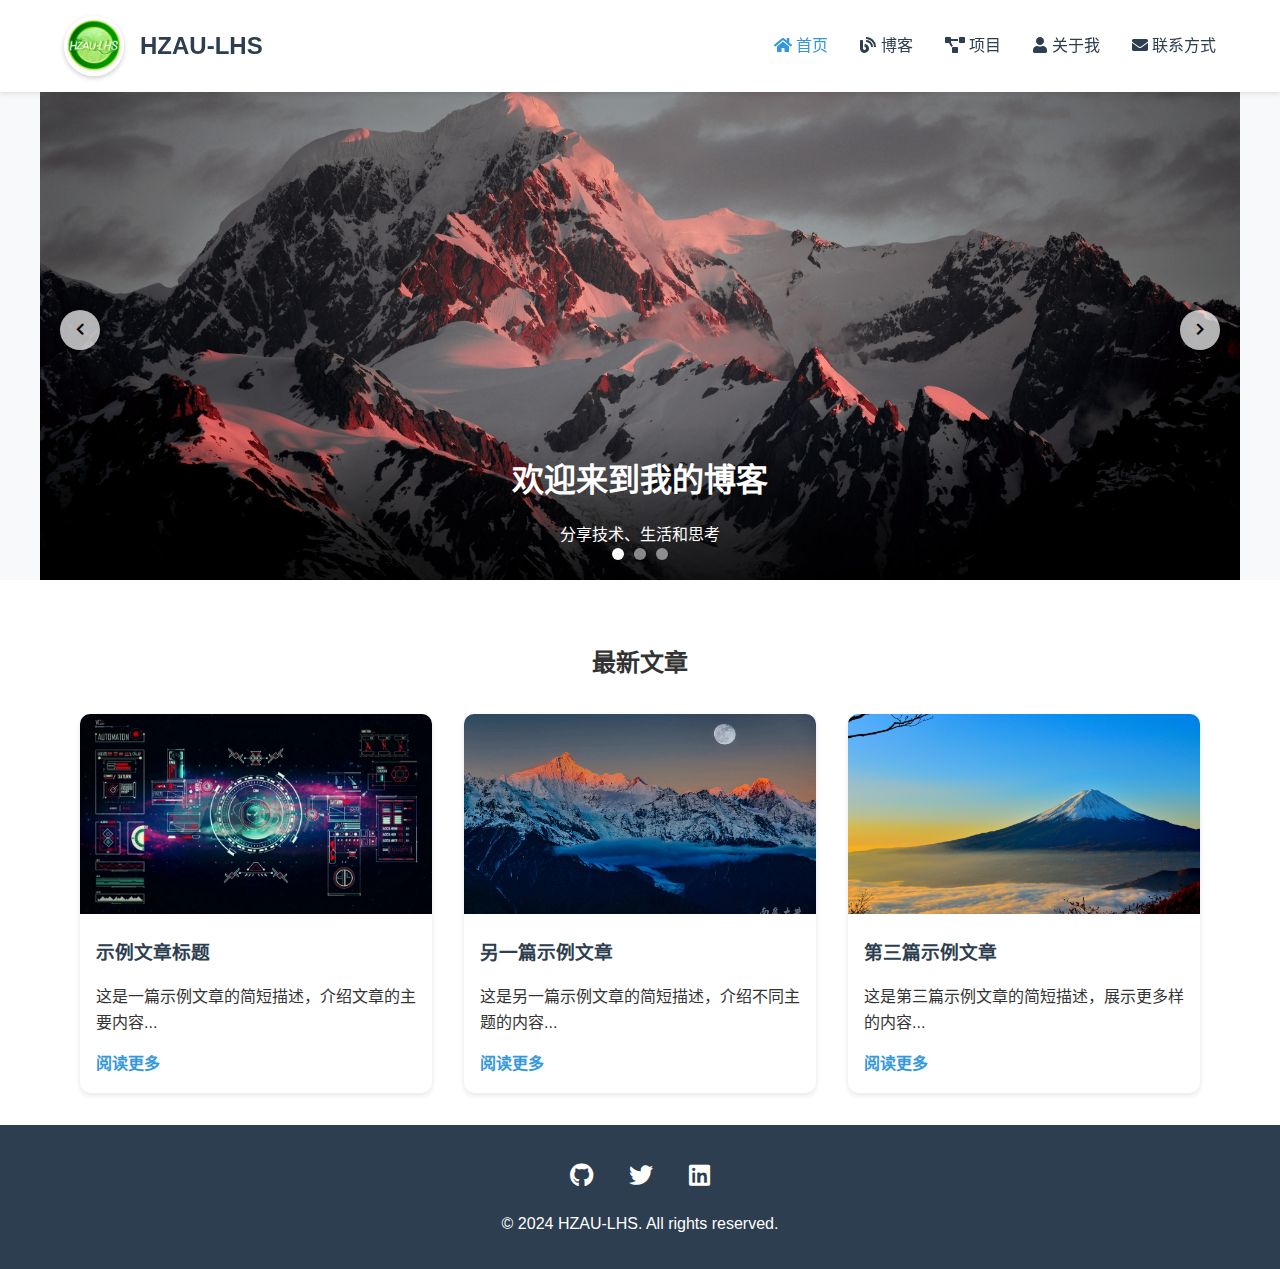
<file: web/index.html>
<!DOCTYPE html>
<html lang="zh-CN">
<head>
    <meta charset="UTF-8">
    <meta name="viewport" content="width=device-width, initial-scale=1.0">
    <title>HZAU-LHS - 个人博客</title>
    <link rel="stylesheet" href="css/style.css">
    <link rel="stylesheet" href="https://cdnjs.cloudflare.com/ajax/libs/font-awesome/5.15.4/css/all.min.css">
</head>
<body>
    <header>
        <nav class="navbar">
            <div class="logo">
                <div class="logo-image">
                    <img src="images/logo.png" alt="HZAU-LHS Logo">
                </div>
                <span class="logo-text">HZAU-LHS</span>
            </div>
            <ul class="nav-links">
                <li><a href="index.html" class="active"><i class="fas fa-home"></i> 首页</a></li>
                <li><a href="blog.html"><i class="fas fa-blog"></i> 博客</a></li>
                <li><a href="projects.html"><i class="fas fa-project-diagram"></i> 项目</a></li>
                <li><a href="about.html"><i class="fas fa-user"></i> 关于我</a></li>
                <li><a href="contact.html"><i class="fas fa-envelope"></i> 联系方式</a></li>
            </ul>
        </nav>
    </header>

    <main>
        <section class="carousel-container">
            <div class="carousel">
                <div class="carousel-slides">
                    <div class="carousel-slide active">
                        <img src="images/slide1.jpg" alt="轮播图1">
                        <div class="carousel-caption">
                            <h2>欢迎来到我的博客</h2>
                            <p>分享技术、生活和思考</p>
                        </div>
                    </div>
                    <div class="carousel-slide">
                        <img src="images/slide2.jpg" alt="轮播图2">
                        <div class="carousel-caption">
                            <h2>最新技术分享</h2>
                            <p>探索编程的无限可能</p>
                        </div>
                    </div>
                    <div class="carousel-slide">
                        <img src="images/slide3.jpg" alt="轮播图3">
                        <div class="carousel-caption">
                            <h2>学习心得</h2>
                            <p>记录成长的点点滴滴</p>
                        </div>
                    </div>
                </div>
                <button class="carousel-button prev"><i class="fas fa-chevron-left"></i></button>
                <button class="carousel-button next"><i class="fas fa-chevron-right"></i></button>
                <div class="carousel-dots">
                    <span class="dot active"></span>
                    <span class="dot"></span>
                    <span class="dot"></span>
                </div>
            </div>
        </section>

        <section class="featured-posts">
            <h2>最新文章</h2>
            <div class="post-grid">
                <article class="post-card">
                    <img src="images/placeholder.jpg" alt="文章配图">
                    <div class="post-content">
                        <h3>示例文章标题</h3>
                        <p>这是一篇示例文章的简短描述，介绍文章的主要内容...</p>
                        <a href="blog.html#article1" class="read-more">阅读更多</a>
                    </div>
                </article>
                <article class="post-card">
                    <img src="images/placeholder2.jpg" alt="文章配图">
                    <div class="post-content">
                        <h3>另一篇示例文章</h3>
                        <p>这是另一篇示例文章的简短描述，介绍不同主题的内容...</p>
                        <a href="blog.html#article2" class="read-more">阅读更多</a>
                    </div>
                </article>
                <article class="post-card">
                    <img src="images/placeholder3.jpg" alt="文章配图">
                    <div class="post-content">
                        <h3>第三篇示例文章</h3>
                        <p>这是第三篇示例文章的简短描述，展示更多样的内容...</p>
                        <a href="blog.html#article3" class="read-more">阅读更多</a>
                    </div>
                </article>
            </div>
        </section>
    </main>

    <footer>
        <div class="footer-content">
            <div class="social-links">
                <a href="#"><i class="fab fa-github"></i></a>
                <a href="#"><i class="fab fa-twitter"></i></a>
                <a href="#"><i class="fab fa-linkedin"></i></a>
            </div>
            <p>&copy; 2024 HZAU-LHS. All rights reserved.</p>
        </div>
    </footer>

    <script src="js/main.js"></script>
</body>
</html>
</file>
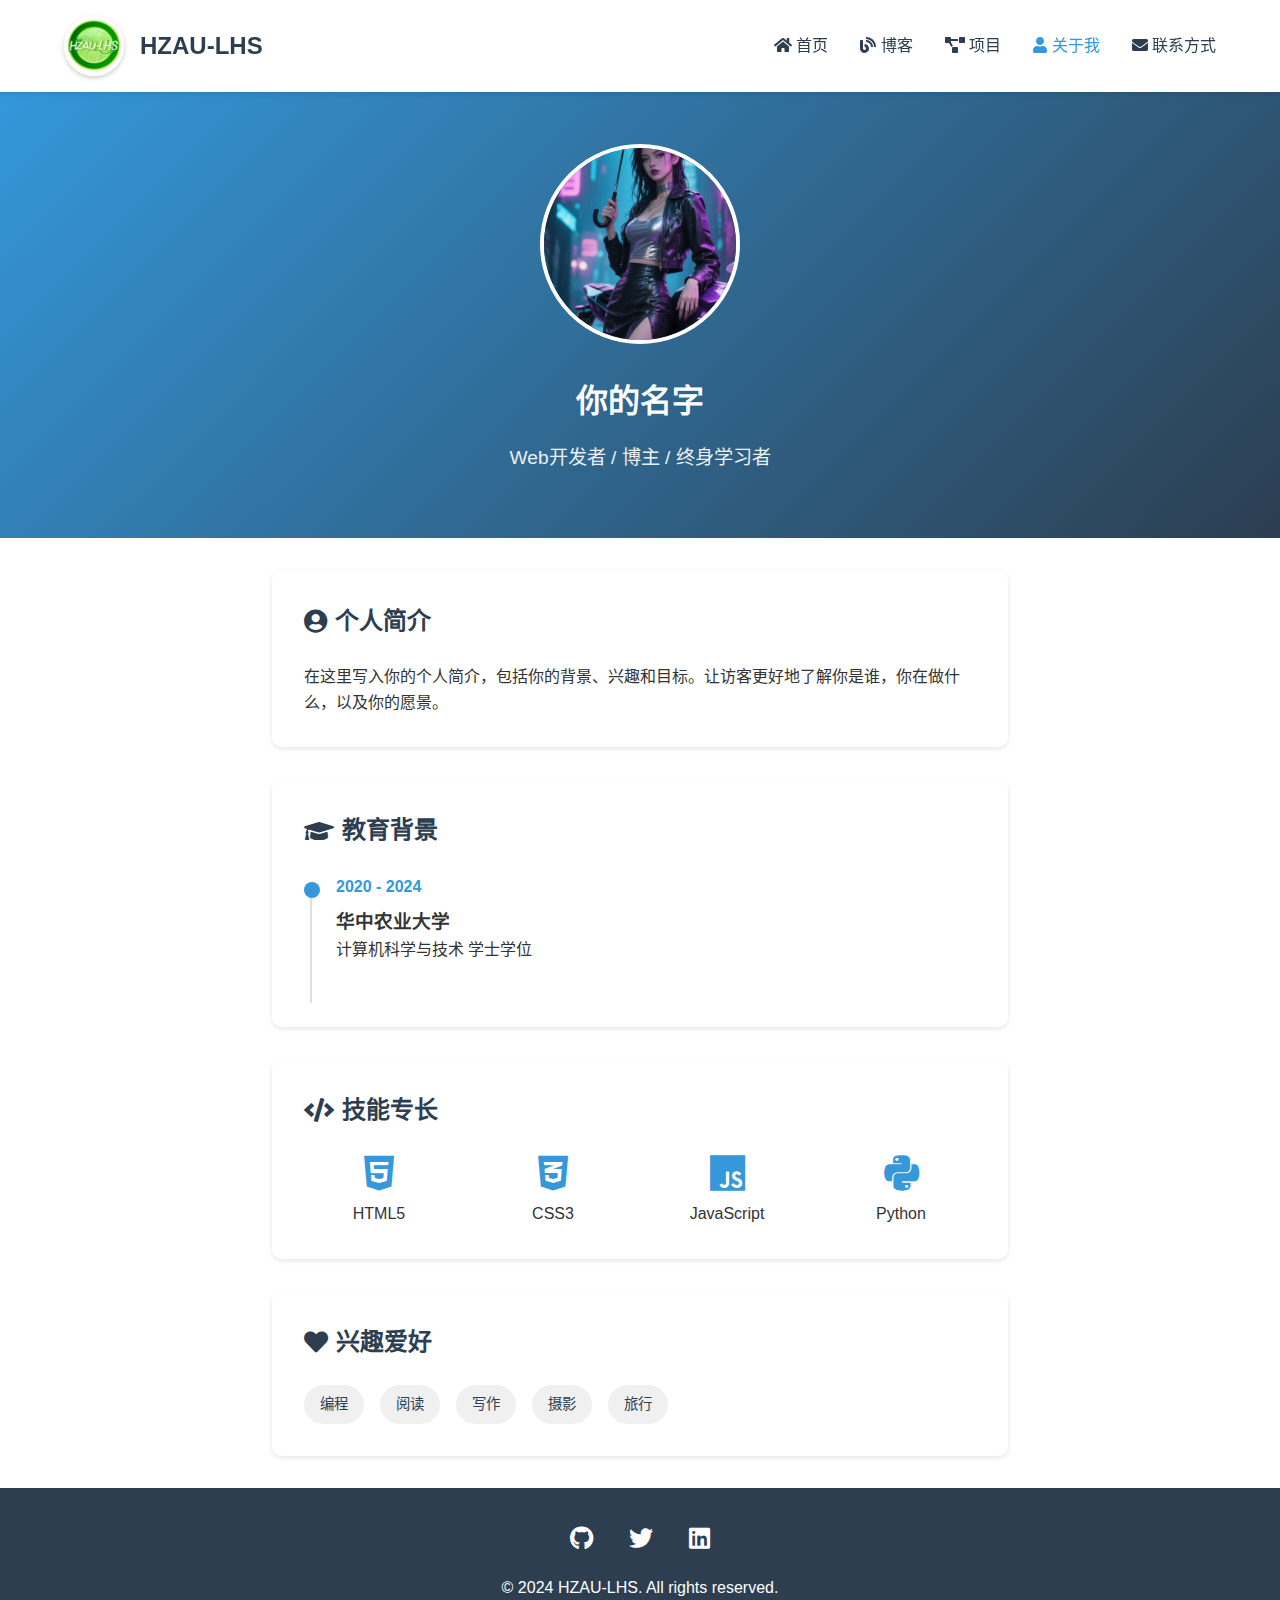
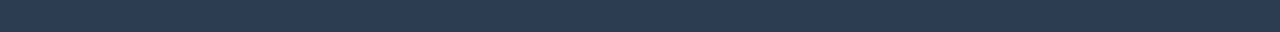
<file: web/about.html>
<!DOCTYPE html>
<html lang="zh-CN">
<head>
    <meta charset="UTF-8">
    <meta name="viewport" content="width=device-width, initial-scale=1.0">
    <title>关于我 - HZAU-LHS</title>
    <link rel="stylesheet" href="css/style.css">
    <link rel="stylesheet" href="https://cdnjs.cloudflare.com/ajax/libs/font-awesome/5.15.4/css/all.min.css">
</head>
<body>
    <header>
        <nav class="navbar">
            <div class="logo">
                <div class="logo-image">
                    <img src="images/logo.png" alt="HZAU-LHS Logo">
                </div>
                <span class="logo-text">HZAU-LHS</span>
            </div>
            <ul class="nav-links">
                <li><a href="index.html"><i class="fas fa-home"></i> 首页</a></li>
                <li><a href="blog.html"><i class="fas fa-blog"></i> 博客</a></li>
                <li><a href="projects.html"><i class="fas fa-project-diagram"></i> 项目</a></li>
                <li><a href="about.html" class="active"><i class="fas fa-user"></i> 关于我</a></li>
                <li><a href="contact.html"><i class="fas fa-envelope"></i> 联系方式</a></li>
            </ul>
        </nav>
    </header>

    <main>
        <section class="about-header">
            <div class="profile-container">
                <div class="profile-image">
                    <img src="images/avatar.jpg" alt="个人头像">
                </div>
                <h1>你的名字</h1>
                <p class="tagline">Web开发者 / 博主 / 终身学习者</p>
            </div>
        </section>

        <section class="about-content">
            <div class="about-section">
                <h2><i class="fas fa-user-circle"></i> 个人简介</h2>
                <p>在这里写入你的个人简介，包括你的背景、兴趣和目标。让访客更好地了解你是谁，你在做什么，以及你的愿景。</p>
            </div>

            <div class="about-section">
                <h2><i class="fas fa-graduation-cap"></i> 教育背景</h2>
                <div class="timeline">
                    <div class="timeline-item">
                        <div class="timeline-date">2020 - 2024</div>
                        <div class="timeline-content">
                            <h3>华中农业大学</h3>
                            <p>计算机科学与技术 学士学位</p>
                        </div>
                    </div>
                </div>
            </div>

            <div class="about-section">
                <h2><i class="fas fa-code"></i> 技能专长</h2>
                <div class="skills-grid">
                    <div class="skill-item">
                        <i class="fab fa-html5"></i>
                        <span>HTML5</span>
                    </div>
                    <div class="skill-item">
                        <i class="fab fa-css3-alt"></i>
                        <span>CSS3</span>
                    </div>
                    <div class="skill-item">
                        <i class="fab fa-js"></i>
                        <span>JavaScript</span>
                    </div>
                    <div class="skill-item">
                        <i class="fab fa-python"></i>
                        <span>Python</span>
                    </div>
                </div>
            </div>

            <div class="about-section">
                <h2><i class="fas fa-heart"></i> 兴趣爱好</h2>
                <div class="interests">
                    <span class="interest-tag">编程</span>
                    <span class="interest-tag">阅读</span>
                    <span class="interest-tag">写作</span>
                    <span class="interest-tag">摄影</span>
                    <span class="interest-tag">旅行</span>
                </div>
            </div>
        </section>
    </main>

    <footer>
        <div class="footer-content">
            <div class="social-links">
                <a href="#"><i class="fab fa-github"></i></a>
                <a href="#"><i class="fab fa-twitter"></i></a>
                <a href="#"><i class="fab fa-linkedin"></i></a>
            </div>
            <p>&copy; 2024 HZAU-LHS. All rights reserved.</p>
        </div>
    </footer>

    <script src="js/main.js"></script>
</body>
</html>
</file>
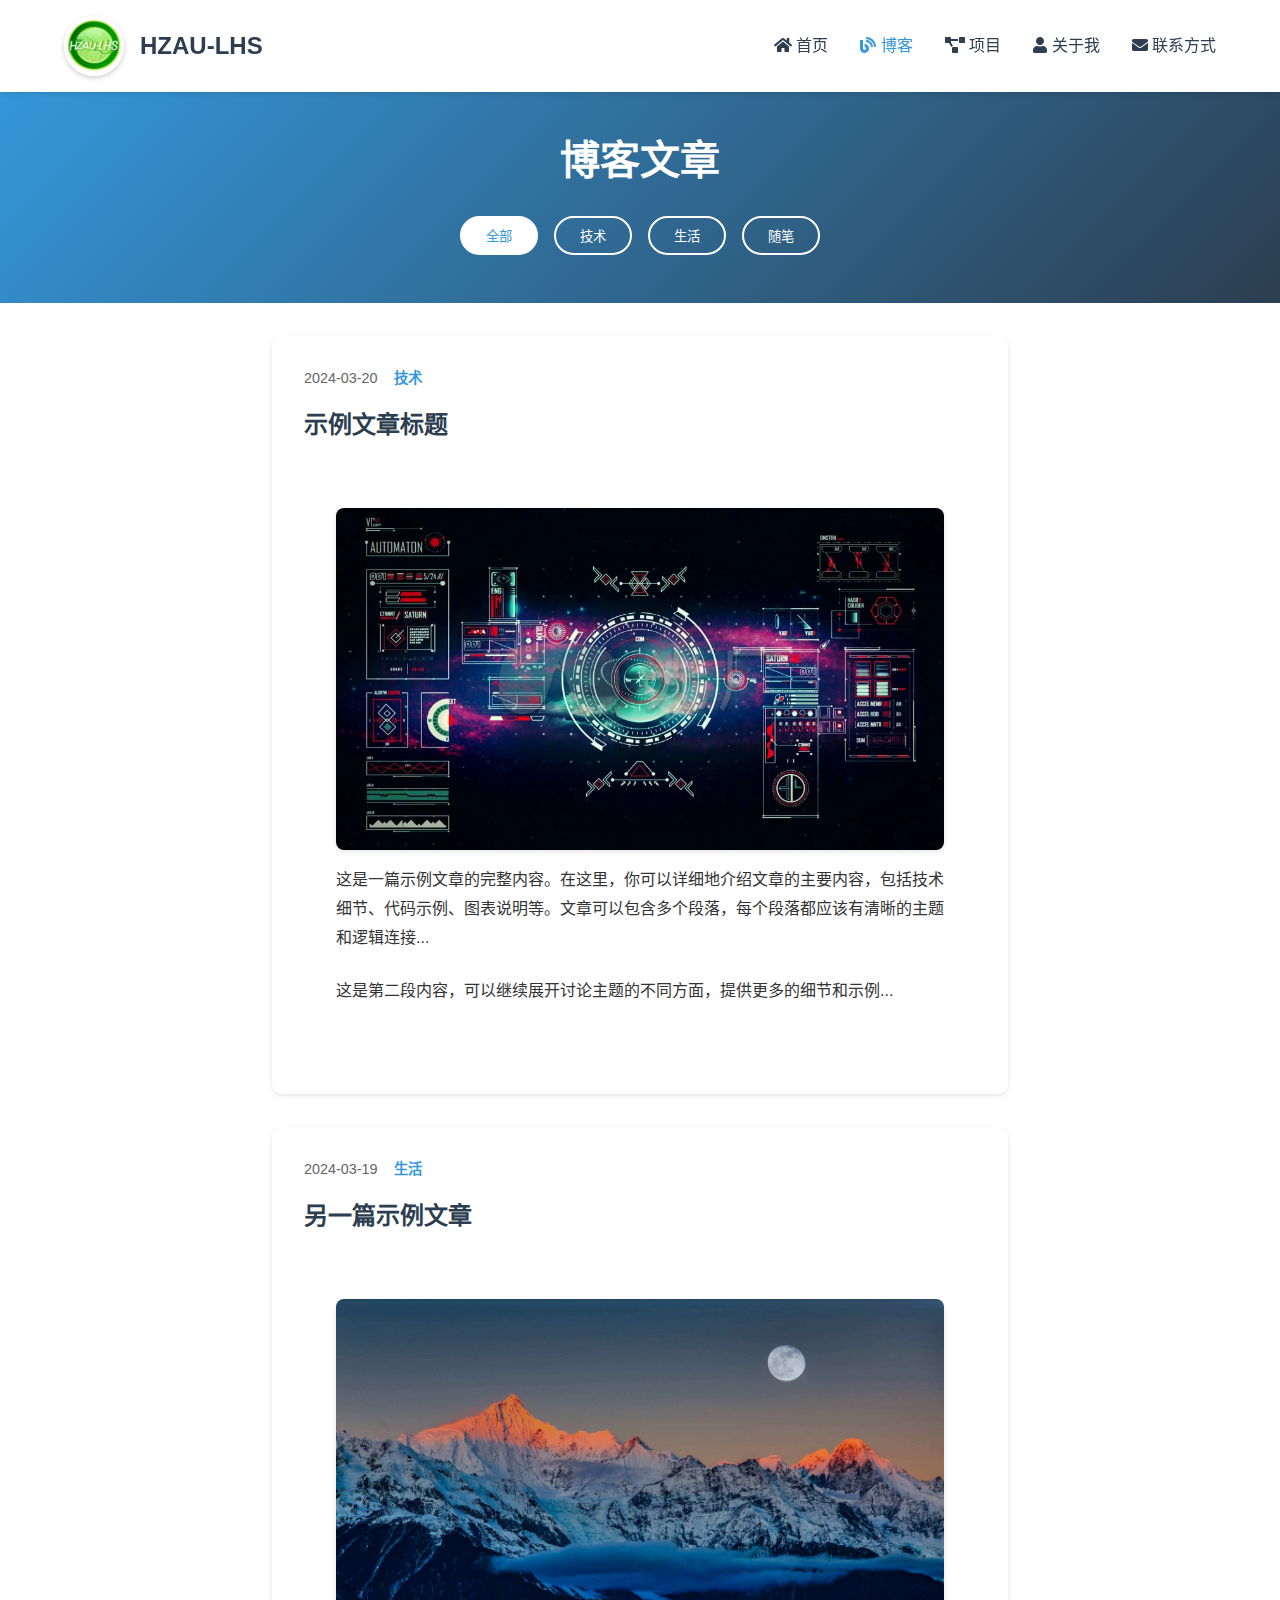
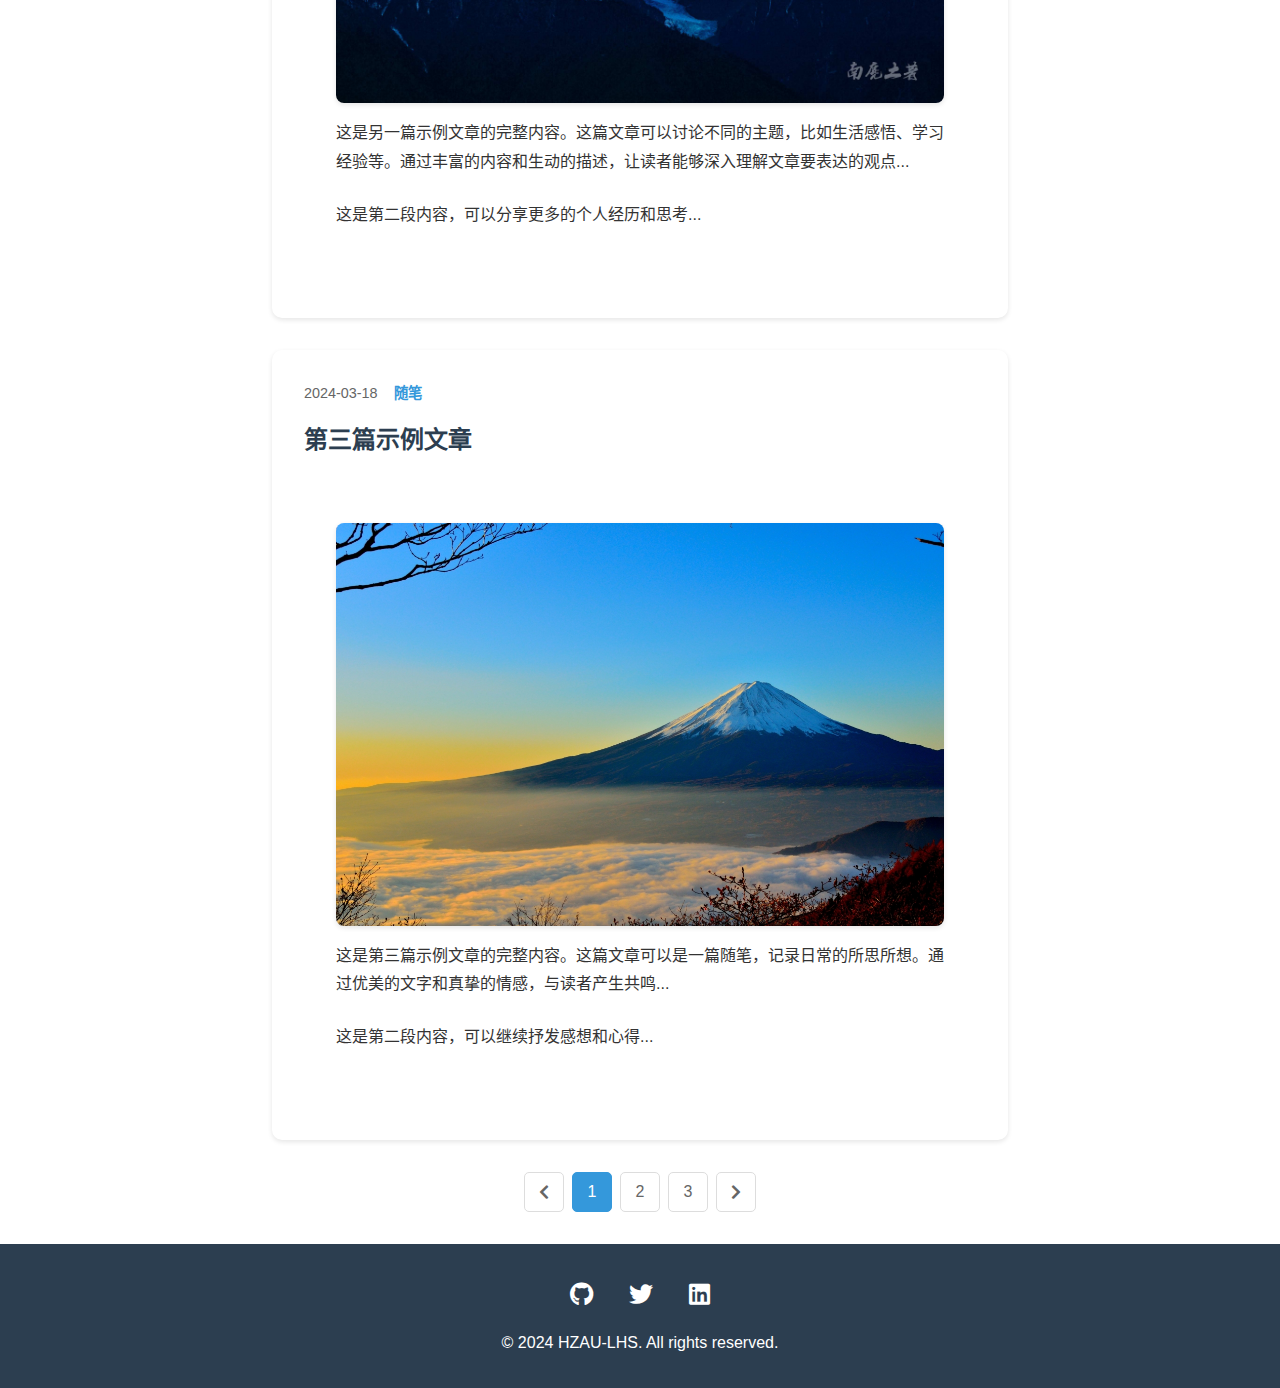
<file: web/blog.html>
<!DOCTYPE html>
<html lang="zh-CN">
<head>
    <meta charset="UTF-8">
    <meta name="viewport" content="width=device-width, initial-scale=1.0">
    <title>博客文章 - HZAU-LHS</title>
    <link rel="stylesheet" href="css/style.css">
    <link rel="stylesheet" href="https://cdnjs.cloudflare.com/ajax/libs/font-awesome/5.15.4/css/all.min.css">
</head>
<body>
    <header>
        <nav class="navbar">
            <div class="logo">
                <div class="logo-image">
                    <img src="images/logo.png" alt="HZAU-LHS Logo">
                </div>
                <span class="logo-text">HZAU-LHS</span>
            </div>
            <ul class="nav-links">
                <li><a href="index.html"><i class="fas fa-home"></i> 首页</a></li>
                <li><a href="blog.html" class="active"><i class="fas fa-blog"></i> 博客</a></li>
                <li><a href="projects.html"><i class="fas fa-project-diagram"></i> 项目</a></li>
                <li><a href="about.html"><i class="fas fa-user"></i> 关于我</a></li>
                <li><a href="contact.html"><i class="fas fa-envelope"></i> 联系方式</a></li>
            </ul>
        </nav>
    </header>

    <main>
        <section class="blog-header">
            <h1>博客文章</h1>
            <div class="blog-categories">
                <button class="category-btn active">全部</button>
                <button class="category-btn">技术</button>
                <button class="category-btn">生活</button>
                <button class="category-btn">随笔</button>
            </div>
        </section>

        <section class="blog-posts">
            <article id="article1" class="blog-post">
                <div class="post-meta">
                    <span class="post-date">2024-03-20</span>
                    <span class="post-category">技术</span>
                </div>
                <h2>示例文章标题</h2>
                <div class="post-content">
                    <img src="images/placeholder.jpg" alt="文章配图" class="post-image" loading="lazy">
                    <p class="post-excerpt">这是一篇示例文章的完整内容。在这里，你可以详细地介绍文章的主要内容，包括技术细节、代码示例、图表说明等。文章可以包含多个段落，每个段落都应该有清晰的主题和逻辑连接...</p>
                    <p>这是第二段内容，可以继续展开讨论主题的不同方面，提供更多的细节和示例...</p>
                </div>
            </article>

            <article id="article2" class="blog-post">
                <div class="post-meta">
                    <span class="post-date">2024-03-19</span>
                    <span class="post-category">生活</span>
                </div>
                <h2>另一篇示例文章</h2>
                <div class="post-content">
                    <img src="images/placeholder2.jpg" alt="文章配图" class="post-image" loading="lazy">
                    <p class="post-excerpt">这是另一篇示例文章的完整内容。这篇文章可以讨论不同的主题，比如生活感悟、学习经验等。通过丰富的内容和生动的描述，让读者能够深入理解文章要表达的观点...</p>
                    <p>这是第二段内容，可以分享更多的个人经历和思考...</p>
                </div>
            </article>

            <article id="article3" class="blog-post">
                <div class="post-meta">
                    <span class="post-date">2024-03-18</span>
                    <span class="post-category">随笔</span>
                </div>
                <h2>第三篇示例文章</h2>
                <div class="post-content">
                    <img src="images/placeholder3.jpg" alt="文章配图" class="post-image" loading="lazy">
                    <p class="post-excerpt">这是第三篇示例文章的完整内容。这篇文章可以是一篇随笔，记录日常的所思所想。通过优美的文字和真挚的情感，与读者产生共鸣...</p>
                    <p>这是第二段内容，可以继续抒发感想和心得...</p>
                </div>
            </article>
        </section>

        <div class="pagination">
            <a href="#" class="page-btn"><i class="fas fa-chevron-left"></i></a>
            <a href="#" class="page-btn active">1</a>
            <a href="#" class="page-btn">2</a>
            <a href="#" class="page-btn">3</a>
            <a href="#" class="page-btn"><i class="fas fa-chevron-right"></i></a>
        </div>

        <div class="image-overlay"></div>
    </main>

    <footer>
        <div class="footer-content">
            <div class="social-links">
                <a href="#"><i class="fab fa-github"></i></a>
                <a href="#"><i class="fab fa-twitter"></i></a>
                <a href="#"><i class="fab fa-linkedin"></i></a>
            </div>
            <p>&copy; 2024 HZAU-LHS. All rights reserved.</p>
        </div>
    </footer>

    <script src="js/main.js"></script>
</body>
</html>
</file>
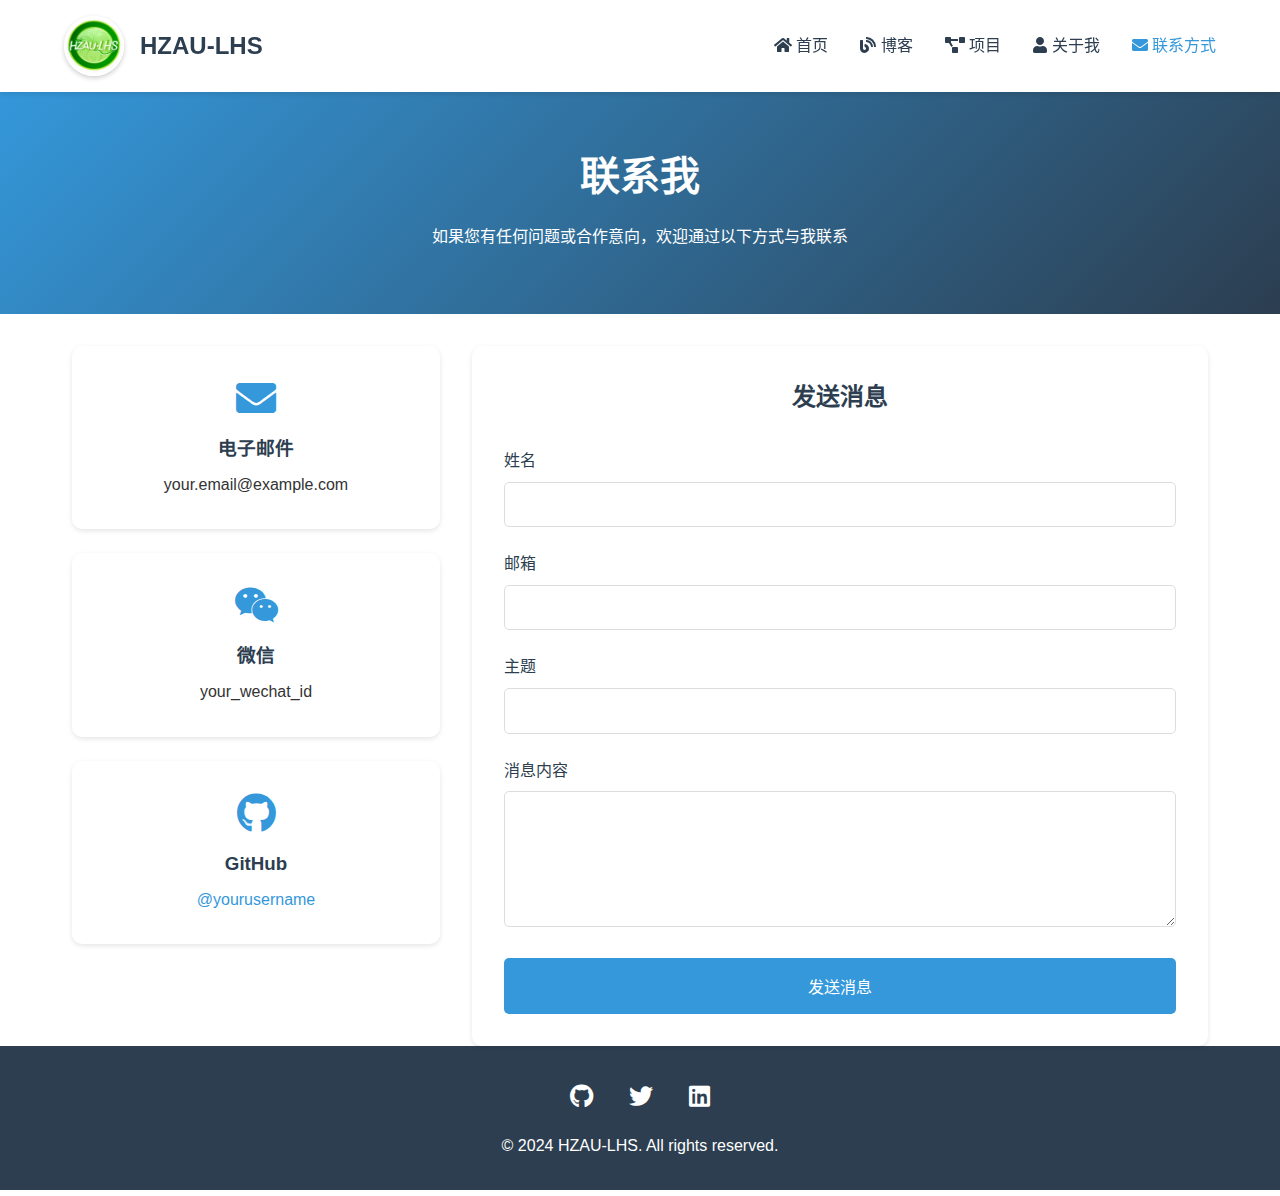
<file: web/contact.html>
<!DOCTYPE html>
<html lang="zh-CN">
<head>
    <meta charset="UTF-8">
    <meta name="viewport" content="width=device-width, initial-scale=1.0">
    <title>联系方式 - HZAU-LHS</title>
    <link rel="stylesheet" href="css/style.css">
    <link rel="stylesheet" href="https://cdnjs.cloudflare.com/ajax/libs/font-awesome/5.15.4/css/all.min.css">
</head>
<body>
    <header>
        <nav class="navbar">
            <div class="logo">
                <div class="logo-image">
                    <img src="images/logo.png" alt="HZAU-LHS Logo">
                </div>
                <span class="logo-text">HZAU-LHS</span>
            </div>
            <ul class="nav-links">
                <li><a href="index.html"><i class="fas fa-home"></i> 首页</a></li>
                <li><a href="blog.html"><i class="fas fa-blog"></i> 博客</a></li>
                <li><a href="projects.html"><i class="fas fa-project-diagram"></i> 项目</a></li>
                <li><a href="about.html"><i class="fas fa-user"></i> 关于我</a></li>
                <li><a href="contact.html" class="active"><i class="fas fa-envelope"></i> 联系方式</a></li>
            </ul>
        </nav>
    </header>

    <main>
        <section class="contact-header">
            <h1>联系我</h1>
            <p>如果您有任何问题或合作意向，欢迎通过以下方式与我联系</p>
        </section>

        <section class="contact-content">
            <div class="contact-info">
                <div class="contact-card">
                    <i class="fas fa-envelope"></i>
                    <h3>电子邮件</h3>
                    <p>your.email@example.com</p>
                </div>
                <div class="contact-card">
                    <i class="fab fa-weixin"></i>
                    <h3>微信</h3>
                    <p>your_wechat_id</p>
                </div>
                <div class="contact-card">
                    <i class="fab fa-github"></i>
                    <h3>GitHub</h3>
                    <p><a href="https://github.com/yourusername" target="_blank">@yourusername</a></p>
                </div>
            </div>

            <div class="contact-form">
                <h2>发送消息</h2>
                <form id="contact-form">
                    <div class="form-group">
                        <label for="name">姓名</label>
                        <input type="text" id="name" name="name" required>
                    </div>
                    <div class="form-group">
                        <label for="email">邮箱</label>
                        <input type="email" id="email" name="email" required>
                    </div>
                    <div class="form-group">
                        <label for="subject">主题</label>
                        <input type="text" id="subject" name="subject" required>
                    </div>
                    <div class="form-group">
                        <label for="message">消息内容</label>
                        <textarea id="message" name="message" rows="6" required></textarea>
                    </div>
                    <button type="submit" class="submit-btn">发送消息</button>
                </form>
            </div>
        </section>
    </main>

    <footer>
        <div class="footer-content">
            <div class="social-links">
                <a href="#"><i class="fab fa-github"></i></a>
                <a href="#"><i class="fab fa-twitter"></i></a>
                <a href="#"><i class="fab fa-linkedin"></i></a>
            </div>
            <p>&copy; 2024 HZAU-LHS. All rights reserved.</p>
        </div>
    </footer>

    <script src="js/main.js"></script>
</body>
</html>
</file>
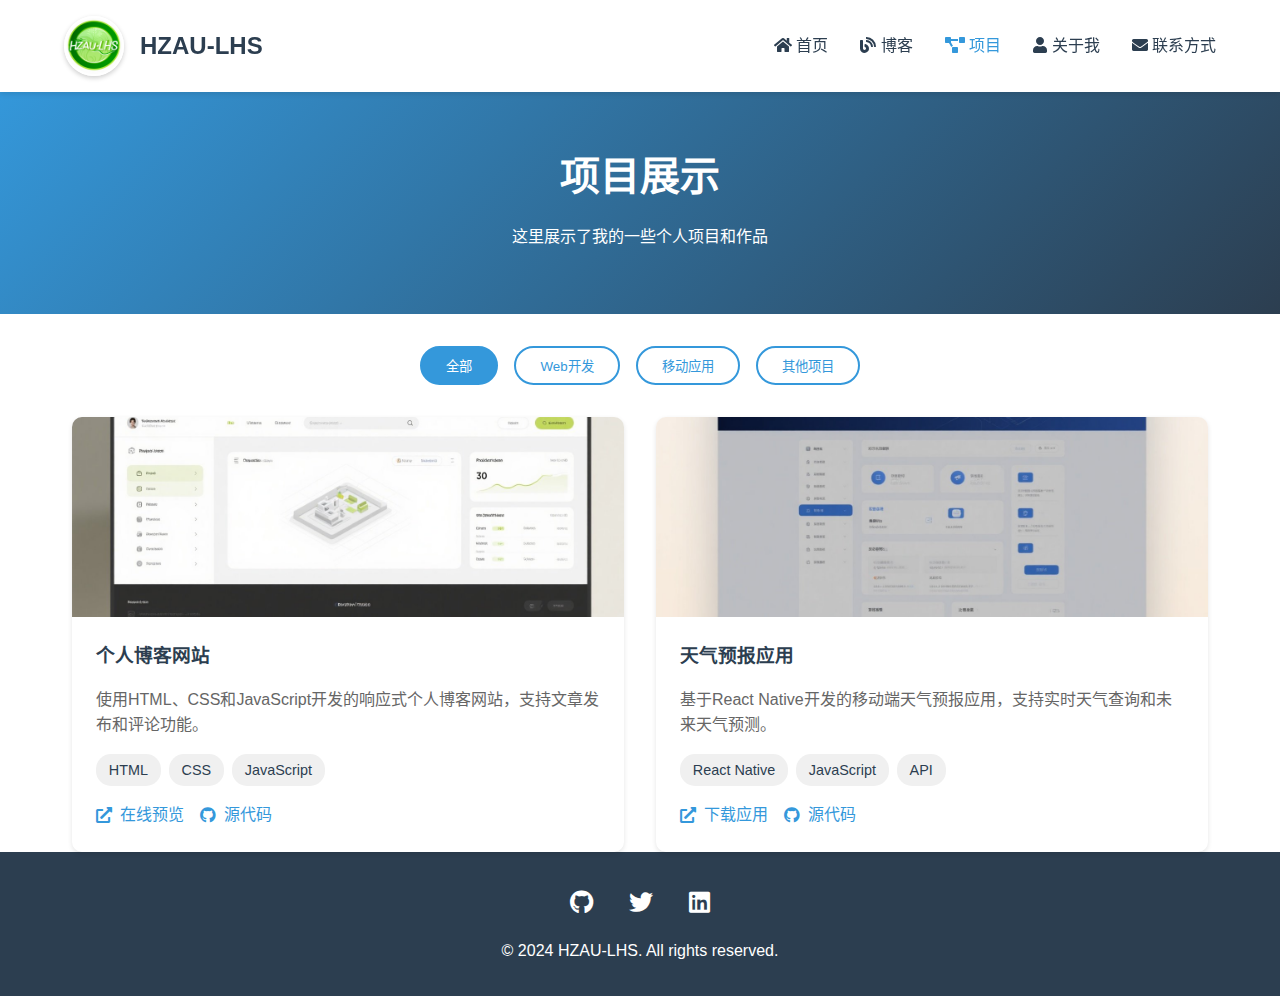
<file: web/projects.html>
<!DOCTYPE html>
<html lang="zh-CN">
<head>
    <meta charset="UTF-8">
    <meta name="viewport" content="width=device-width, initial-scale=1.0">
    <title>项目展示 - HZAU-LHS</title>
    <link rel="stylesheet" href="css/style.css">
    <link rel="stylesheet" href="https://cdnjs.cloudflare.com/ajax/libs/font-awesome/5.15.4/css/all.min.css">
</head>
<body>
    <header>
        <nav class="navbar">
            <div class="logo">
                <div class="logo-image">
                    <img src="images/logo.png" alt="HZAU-LHS Logo">
                </div>
                <span class="logo-text">HZAU-LHS</span>
            </div>
            <ul class="nav-links">
                <li><a href="index.html"><i class="fas fa-home"></i> 首页</a></li>
                <li><a href="blog.html"><i class="fas fa-blog"></i> 博客</a></li>
                <li><a href="projects.html" class="active"><i class="fas fa-project-diagram"></i> 项目</a></li>
                <li><a href="about.html"><i class="fas fa-user"></i> 关于我</a></li>
                <li><a href="contact.html"><i class="fas fa-envelope"></i> 联系方式</a></li>
            </ul>
        </nav>
    </header>

    <main>
        <section class="projects-header">
            <h1>项目展示</h1>
            <p>这里展示了我的一些个人项目和作品</p>
        </section>

        <section class="projects-content">
            <div class="project-filters">
                <button class="filter-btn active" data-filter="all">全部</button>
                <button class="filter-btn" data-filter="web">Web开发</button>
                <button class="filter-btn" data-filter="mobile">移动应用</button>
                <button class="filter-btn" data-filter="other">其他项目</button>
            </div>

            <div class="projects-grid">
                <article class="project-card" data-category="web">
                    <div class="project-image">
                        <img src="images/project1.jpg" alt="项目截图">
                    </div>
                    <div class="project-content">
                        <h3>个人博客网站</h3>
                        <p>使用HTML、CSS和JavaScript开发的响应式个人博客网站，支持文章发布和评论功能。</p>
                        <div class="project-tags">
                            <span class="tag">HTML</span>
                            <span class="tag">CSS</span>
                            <span class="tag">JavaScript</span>
                        </div>
                        <div class="project-links">
                            <a href="#" class="project-link"><i class="fas fa-external-link-alt"></i> 在线预览</a>
                            <a href="#" class="project-link"><i class="fab fa-github"></i> 源代码</a>
                        </div>
                    </div>
                </article>

                <article class="project-card" data-category="mobile">
                    <div class="project-image">
                        <img src="images/project2.jpg" alt="项目截图">
                    </div>
                    <div class="project-content">
                        <h3>天气预报应用</h3>
                        <p>基于React Native开发的移动端天气预报应用，支持实时天气查询和未来天气预测。</p>
                        <div class="project-tags">
                            <span class="tag">React Native</span>
                            <span class="tag">JavaScript</span>
                            <span class="tag">API</span>
                        </div>
                        <div class="project-links">
                            <a href="#" class="project-link"><i class="fas fa-external-link-alt"></i> 下载应用</a>
                            <a href="#" class="project-link"><i class="fab fa-github"></i> 源代码</a>
                        </div>
                    </div>
                </article>
            </div>
        </section>
    </main>

    <footer>
        <div class="footer-content">
            <div class="social-links">
                <a href="#"><i class="fab fa-github"></i></a>
                <a href="#"><i class="fab fa-twitter"></i></a>
                <a href="#"><i class="fab fa-linkedin"></i></a>
            </div>
            <p>&copy; 2024 HZAU-LHS. All rights reserved.</p>
        </div>
    </footer>

    <script src="js/main.js"></script>
</body>
</html>
</file>
<file: web/css/style.css>
/* 全局样式 */
* {
    margin: 0;
    padding: 0;
    box-sizing: border-box;
}

body {
    font-family: 'Arial', sans-serif;
    line-height: 1.6;
    color: #333;
}

/* 导航栏样式 */
.navbar {
    background-color: #fff;
    box-shadow: 0 2px 5px rgba(0,0,0,0.1);
    padding: 1rem 5%;
    display: flex;
    justify-content: space-between;
    align-items: center;
    position: fixed;
    width: 100%;
    top: 0;
    z-index: 1000;
}

.logo {
    display: flex;
    align-items: center;
    gap: 1rem;
}

.logo-image {
    width: 60px;
    height: 60px;
    border-radius: 50%;
    overflow: hidden;
    border: 2px solid #fff;
    box-shadow: 0 2px 5px rgba(0,0,0,0.2);
    transition: transform 0.3s, box-shadow 0.3s;
}

.logo-image:hover {
    transform: scale(1.05);
    box-shadow: 0 4px 8px rgba(0,0,0,0.3);
}

.logo-image img {
    width: 100%;
    height: 100%;
    object-fit: cover;
    transition: transform 0.3s;
}

.logo:hover .logo-image img {
    transform: scale(1.1);
}

.logo-text {
    font-size: 1.5rem;
    font-weight: bold;
    color: #2c3e50;
    transition: color 0.3s;
}

.logo:hover .logo-text {
    color: #3498db;
}

.logo-emblem {
    width: 50px;
    height: 50px;
    border-radius: 50%;
    background: linear-gradient(135deg, #3498db, #2c3e50);
    display: flex;
    align-items: center;
    justify-content: center;
    color: white;
    font-weight: bold;
    border: 2px solid #fff;
    box-shadow: 0 2px 5px rgba(0,0,0,0.2);
    position: relative;
    overflow: hidden;
    transition: transform 0.3s, box-shadow 0.3s;
}

.logo-emblem:hover {
    transform: scale(1.05);
    box-shadow: 0 4px 8px rgba(0,0,0,0.3);
}

.logo-emblem::before {
    content: '';
    position: absolute;
    width: 100%;
    height: 100%;
    background: url('data:image/svg+xml,<svg xmlns="http://www.w3.org/2000/svg" viewBox="0 0 100 100"><text x="50%" y="50%" font-size="40" fill="rgba(255,255,255,0.2)" text-anchor="middle" dominant-baseline="middle">HZAU</text></svg>') center/contain no-repeat;
    opacity: 0.3;
}

.logo-emblem::after {
    content: '';
    position: absolute;
    top: -50%;
    left: -50%;
    width: 200%;
    height: 200%;
    background: radial-gradient(circle, rgba(255,255,255,0.2) 0%, rgba(255,255,255,0) 70%);
    transform: rotate(45deg);
    animation: shine 3s infinite;
}

.logo-inner {
    position: relative;
    z-index: 1;
    font-size: 1.2rem;
    letter-spacing: 1px;
}

@keyframes shine {
    0% {
        transform: rotate(45deg) translateY(0);
    }
    30% {
        transform: rotate(45deg) translateY(0);
    }
    100% {
        transform: rotate(45deg) translateY(100%);
    }
}

.nav-links {
    display: flex;
    list-style: none;
}

.nav-links li {
    margin-left: 2rem;
}

.nav-links a {
    text-decoration: none;
    color: #2c3e50;
    font-weight: 500;
    transition: color 0.3s;
}

.nav-links a:hover {
    color: #3498db;
}

.nav-links a.active {
    color: #3498db;
}

/* 主要内容区域 */
main {
    margin-top: 80px;
    min-height: calc(100vh - 160px);
}

/* 英雄区域样式 */
.hero {
    background: linear-gradient(135deg, #3498db, #2c3e50);
    color: white;
    text-align: center;
    padding: 4rem 2rem;
    margin-bottom: 2rem;
}

.hero-content h1 {
    font-size: 2.5rem;
    margin-bottom: 1rem;
}

/* 文章卡片样式 */
.featured-posts {
    padding: 2rem 5%;
}

.featured-posts h2 {
    text-align: center;
    margin-bottom: 2rem;
}

.post-grid {
    display: grid;
    grid-template-columns: repeat(auto-fit, minmax(300px, 1fr));
    gap: 2rem;
    padding: 0 1rem;
}

.post-card {
    background: white;
    border-radius: 10px;
    overflow: hidden;
    box-shadow: 0 2px 5px rgba(0,0,0,0.1);
    transition: transform 0.3s;
}

.post-card:hover {
    transform: translateY(-5px);
}

.post-card img {
    width: 100%;
    height: 200px;
    object-fit: cover;
}

.post-content {
    padding: 1.5rem;
}

.post-content h3 {
    margin-bottom: 1rem;
    color: #2c3e50;
}

.read-more {
    display: inline-block;
    margin-top: 1rem;
    color: #3498db;
    text-decoration: none;
    font-weight: bold;
}

/* 页脚样式 */
footer {
    background-color: #2c3e50;
    color: white;
    padding: 2rem 0;
    text-align: center;
}

.footer-content {
    max-width: 1200px;
    margin: 0 auto;
    padding: 0 2rem;
}

.social-links {
    margin-bottom: 1rem;
}

.social-links a {
    color: white;
    font-size: 1.5rem;
    margin: 0 1rem;
    text-decoration: none;
    transition: color 0.3s;
}

.social-links a:hover {
    color: #3498db;
}

/* 响应式设计 */
@media (max-width: 768px) {
    .navbar {
        flex-direction: column;
        padding: 1rem;
    }

    .nav-links {
        margin-top: 1rem;
        flex-wrap: wrap;
        justify-content: center;
    }

    .nav-links li {
        margin: 0.5rem 1rem;
    }

    .hero-content h1 {
        font-size: 2rem;
    }

    main {
        margin-top: 120px;
    }
}

/* 博客页面样式 */
.blog-header {
    background: linear-gradient(135deg, #3498db, #2c3e50);
    color: white;
    text-align: center;
    padding: 3rem 2rem;
    margin-bottom: 2rem;
}

.blog-header h1 {
    font-size: 2.5rem;
    margin-bottom: 1.5rem;
}

.blog-categories {
    display: flex;
    justify-content: center;
    gap: 1rem;
    flex-wrap: wrap;
}

.category-btn {
    padding: 0.5rem 1.5rem;
    border: 2px solid white;
    background: transparent;
    color: white;
    border-radius: 25px;
    cursor: pointer;
    transition: all 0.3s;
}

.category-btn:hover,
.category-btn.active {
    background: white;
    color: #3498db;
}

.blog-posts {
    max-width: 800px;
    margin: 0 auto;
    padding: 0 2rem;
}

.blog-post {
    background: white;
    border-radius: 10px;
    padding: 2rem;
    margin-bottom: 2rem;
    box-shadow: 0 2px 5px rgba(0,0,0,0.1);
}

.post-meta {
    display: flex;
    gap: 1rem;
    margin-bottom: 1rem;
    color: #666;
    font-size: 0.9rem;
}

.post-category {
    color: #3498db;
    font-weight: bold;
}

.blog-post h2 {
    color: #2c3e50;
    margin-bottom: 1rem;
}

.post-excerpt {
    color: #666;
    line-height: 1.6;
    margin-bottom: 1rem;
}

.pagination {
    display: flex;
    justify-content: center;
    gap: 0.5rem;
    margin: 2rem 0;
}

.page-btn {
    width: 40px;
    height: 40px;
    display: flex;
    align-items: center;
    justify-content: center;
    border: 1px solid #ddd;
    border-radius: 5px;
    color: #666;
    text-decoration: none;
    transition: all 0.3s;
}

.page-btn:hover,
.page-btn.active {
    background: #3498db;
    color: white;
    border-color: #3498db;
}

/* 博客文章图片样式 */
.post-image {
    width: 100%;
    max-width: 800px;
    height: auto;
    margin: 1rem auto;
    display: block;
    border-radius: 8px;
    box-shadow: 0 2px 5px rgba(0,0,0,0.1);
    transition: transform 0.3s ease;
}

.post-image:hover {
    transform: scale(1.02);
}

/* 图片容器样式 */
.post-content {
    max-width: 100%;
    margin: 0 auto;
    padding: 1rem;
}

/* 响应式调整 */
@media (max-width: 1200px) {
    .post-image {
        max-width: 90%;
    }
}

@media (max-width: 768px) {
    .post-image {
        max-width: 100%;
    }
    
    .post-content {
        padding: 0.5rem;
    }
}

/* 文章内容布局调整 */
.blog-post {
    max-width: 1000px;
    margin: 0 auto 2rem;
    background: white;
    border-radius: 10px;
    overflow: hidden;
    box-shadow: 0 2px 5px rgba(0,0,0,0.1);
}

.blog-post .post-content {
    padding: 2rem;
}

.blog-post p {
    line-height: 1.8;
    margin-bottom: 1.5rem;
    color: #333;
}

/* 图片查看器效果 */
.post-image.expanded {
    position: fixed;
    top: 50%;
    left: 50%;
    transform: translate(-50%, -50%);
    max-width: 90vw;
    max-height: 90vh;
    z-index: 1000;
    cursor: zoom-out;
    object-fit: contain;
    background: rgba(0,0,0,0.8);
    padding: 20px;
    margin: 0;
}

.image-overlay {
    display: none;
    position: fixed;
    top: 0;
    left: 0;
    right: 0;
    bottom: 0;
    background: rgba(0,0,0,0.8);
    z-index: 999;
}

.image-overlay.active {
    display: block;
}

/* 关于我页面样式 */
.about-header {
    background: linear-gradient(135deg, #3498db, #2c3e50);
    color: white;
    text-align: center;
    padding: 4rem 2rem;
    margin-bottom: 2rem;
}

.profile-container {
    max-width: 600px;
    margin: 0 auto;
}

.profile-image {
    width: 200px;
    height: 200px;
    margin: 0 auto 2rem;
    border-radius: 50%;
    overflow: hidden;
    border: 4px solid white;
}

.profile-image img {
    width: 100%;
    height: 100%;
    object-fit: cover;
}

.tagline {
    font-size: 1.2rem;
    margin-top: 1rem;
    opacity: 0.9;
}

.about-content {
    max-width: 800px;
    margin: 0 auto;
    padding: 0 2rem;
}

.about-section {
    background: white;
    border-radius: 10px;
    padding: 2rem;
    margin-bottom: 2rem;
    box-shadow: 0 2px 5px rgba(0,0,0,0.1);
}

.about-section h2 {
    color: #2c3e50;
    margin-bottom: 1.5rem;
    display: flex;
    align-items: center;
    gap: 0.5rem;
}

.timeline {
    position: relative;
    padding-left: 2rem;
}

.timeline-item {
    position: relative;
    padding-bottom: 2rem;
}

.timeline-item::before {
    content: '';
    position: absolute;
    left: -2rem;
    top: 0.5rem;
    width: 1rem;
    height: 1rem;
    background: #3498db;
    border-radius: 50%;
}

.timeline-item::after {
    content: '';
    position: absolute;
    left: -1.6rem;
    top: 1.5rem;
    width: 2px;
    height: calc(100% - 1rem);
    background: #e0e0e0;
}

.timeline-date {
    font-weight: bold;
    color: #3498db;
    margin-bottom: 0.5rem;
}

.skills-grid {
    display: grid;
    grid-template-columns: repeat(auto-fit, minmax(120px, 1fr));
    gap: 1.5rem;
    text-align: center;
}

.skill-item {
    display: flex;
    flex-direction: column;
    align-items: center;
    gap: 0.5rem;
}

.skill-item i {
    font-size: 2.5rem;
    color: #3498db;
}

.interests {
    display: flex;
    flex-wrap: wrap;
    gap: 1rem;
}

.interest-tag {
    background: #f0f0f0;
    padding: 0.5rem 1rem;
    border-radius: 20px;
    color: #2c3e50;
    font-size: 0.9rem;
}

/* 联系方式页面样式 */
.contact-header {
    background: linear-gradient(135deg, #3498db, #2c3e50);
    color: white;
    text-align: center;
    padding: 4rem 2rem;
    margin-bottom: 2rem;
}

.contact-header h1 {
    font-size: 2.5rem;
    margin-bottom: 1rem;
}

.contact-content {
    max-width: 1200px;
    margin: 0 auto;
    padding: 0 2rem;
    display: grid;
    grid-template-columns: 1fr 2fr;
    gap: 2rem;
}

.contact-info {
    display: flex;
    flex-direction: column;
    gap: 1.5rem;
}

.contact-card {
    background: white;
    padding: 2rem;
    border-radius: 10px;
    box-shadow: 0 2px 5px rgba(0,0,0,0.1);
    text-align: center;
}

.contact-card i {
    font-size: 2.5rem;
    color: #3498db;
    margin-bottom: 1rem;
}

.contact-card h3 {
    color: #2c3e50;
    margin-bottom: 0.5rem;
}

.contact-card a {
    color: #3498db;
    text-decoration: none;
}

.contact-card a:hover {
    text-decoration: underline;
}

.contact-form {
    background: white;
    padding: 2rem;
    border-radius: 10px;
    box-shadow: 0 2px 5px rgba(0,0,0,0.1);
}

.contact-form h2 {
    color: #2c3e50;
    margin-bottom: 2rem;
    text-align: center;
}

.form-group {
    margin-bottom: 1.5rem;
}

.form-group label {
    display: block;
    margin-bottom: 0.5rem;
    color: #2c3e50;
    font-weight: 500;
}

.form-group input,
.form-group textarea {
    width: 100%;
    padding: 0.8rem;
    border: 1px solid #ddd;
    border-radius: 5px;
    font-size: 1rem;
    transition: border-color 0.3s;
}

.form-group input:focus,
.form-group textarea:focus {
    outline: none;
    border-color: #3498db;
}

.submit-btn {
    background: #3498db;
    color: white;
    padding: 1rem 2rem;
    border: none;
    border-radius: 5px;
    font-size: 1rem;
    cursor: pointer;
    transition: background-color 0.3s;
    width: 100%;
}

.submit-btn:hover {
    background: #2980b9;
}

@media (max-width: 768px) {
    .contact-content {
        grid-template-columns: 1fr;
    }
}

/* 项目展示页面样式 */
.projects-header {
    background: linear-gradient(135deg, #3498db, #2c3e50);
    color: white;
    text-align: center;
    padding: 4rem 2rem;
    margin-bottom: 2rem;
}

.projects-header h1 {
    font-size: 2.5rem;
    margin-bottom: 1rem;
}

.projects-content {
    max-width: 1200px;
    margin: 0 auto;
    padding: 0 2rem;
}

.project-filters {
    display: flex;
    justify-content: center;
    gap: 1rem;
    margin-bottom: 2rem;
    flex-wrap: wrap;
}

.filter-btn {
    padding: 0.5rem 1.5rem;
    border: 2px solid #3498db;
    background: transparent;
    color: #3498db;
    border-radius: 25px;
    cursor: pointer;
    transition: all 0.3s;
    font-weight: 500;
}

.filter-btn:hover,
.filter-btn.active {
    background: #3498db;
    color: white;
}

.projects-grid {
    display: grid;
    grid-template-columns: repeat(auto-fit, minmax(300px, 1fr));
    gap: 2rem;
}

.project-card {
    background: white;
    border-radius: 10px;
    overflow: hidden;
    box-shadow: 0 2px 5px rgba(0,0,0,0.1);
    transition: transform 0.3s;
}

.project-card:hover {
    transform: translateY(-5px);
}

.project-image {
    width: 100%;
    height: 200px;
    overflow: hidden;
}

.project-image img {
    width: 100%;
    height: 100%;
    object-fit: cover;
    transition: transform 0.3s;
}

.project-card:hover .project-image img {
    transform: scale(1.1);
}

.project-content {
    padding: 1.5rem;
}

.project-content h3 {
    color: #2c3e50;
    margin-bottom: 1rem;
}

.project-content p {
    color: #666;
    margin-bottom: 1rem;
    line-height: 1.6;
}

.project-tags {
    display: flex;
    flex-wrap: wrap;
    gap: 0.5rem;
    margin-bottom: 1rem;
}

.tag {
    background: #f0f0f0;
    padding: 0.3rem 0.8rem;
    border-radius: 15px;
    font-size: 0.9rem;
    color: #2c3e50;
}

.project-links {
    display: flex;
    gap: 1rem;
}

.project-link {
    color: #3498db;
    text-decoration: none;
    display: flex;
    align-items: center;
    gap: 0.5rem;
    font-weight: 500;
    transition: color 0.3s;
}

.project-link:hover {
    color: #2980b9;
}

@media (max-width: 768px) {
    .projects-grid {
        grid-template-columns: 1fr;
    }
}

/* 轮播图样式 */
.carousel-container {
    width: 100%;
    margin-bottom: 2rem;
    background: #f8f9fa;
}

.carousel {
    position: relative;
    max-width: 1200px;
    margin: 0 auto;
    height: 500px;
    overflow: hidden;
}

.carousel-slides {
    position: relative;
    height: 100%;
}

.carousel-slide {
    position: absolute;
    top: 0;
    left: 0;
    width: 100%;
    height: 100%;
    opacity: 0;
    transition: opacity 0.5s ease-in-out;
    display: flex;
    align-items: center;
    justify-content: center;
}

.carousel-slide.active {
    opacity: 1;
}

.carousel-slide img {
    width: 100%;
    height: 100%;
    object-fit: cover;
}

.carousel-caption {
    position: absolute;
    bottom: 0;
    left: 0;
    right: 0;
    padding: 2rem;
    background: linear-gradient(transparent, rgba(0,0,0,0.7));
    color: white;
    text-align: center;
}

.carousel-caption h2 {
    font-size: 2rem;
    margin-bottom: 1rem;
}

.carousel-button {
    position: absolute;
    top: 50%;
    transform: translateY(-50%);
    background: rgba(255,255,255,0.7);
    border: none;
    width: 40px;
    height: 40px;
    border-radius: 50%;
    cursor: pointer;
    display: flex;
    align-items: center;
    justify-content: center;
    transition: background-color 0.3s;
}

.carousel-button:hover {
    background: rgba(255,255,255,0.9);
}

.carousel-button.prev {
    left: 20px;
}

.carousel-button.next {
    right: 20px;
}

.carousel-dots {
    position: absolute;
    bottom: 20px;
    left: 50%;
    transform: translateX(-50%);
    display: flex;
    gap: 10px;
}

.dot {
    width: 12px;
    height: 12px;
    border-radius: 50%;
    background: rgba(255,255,255,0.5);
    cursor: pointer;
    transition: background-color 0.3s;
}

.dot.active {
    background: white;
}

@media (max-width: 768px) {
    .carousel {
        height: 300px;
    }

    .carousel-caption h2 {
        font-size: 1.5rem;
    }
}
</file>
